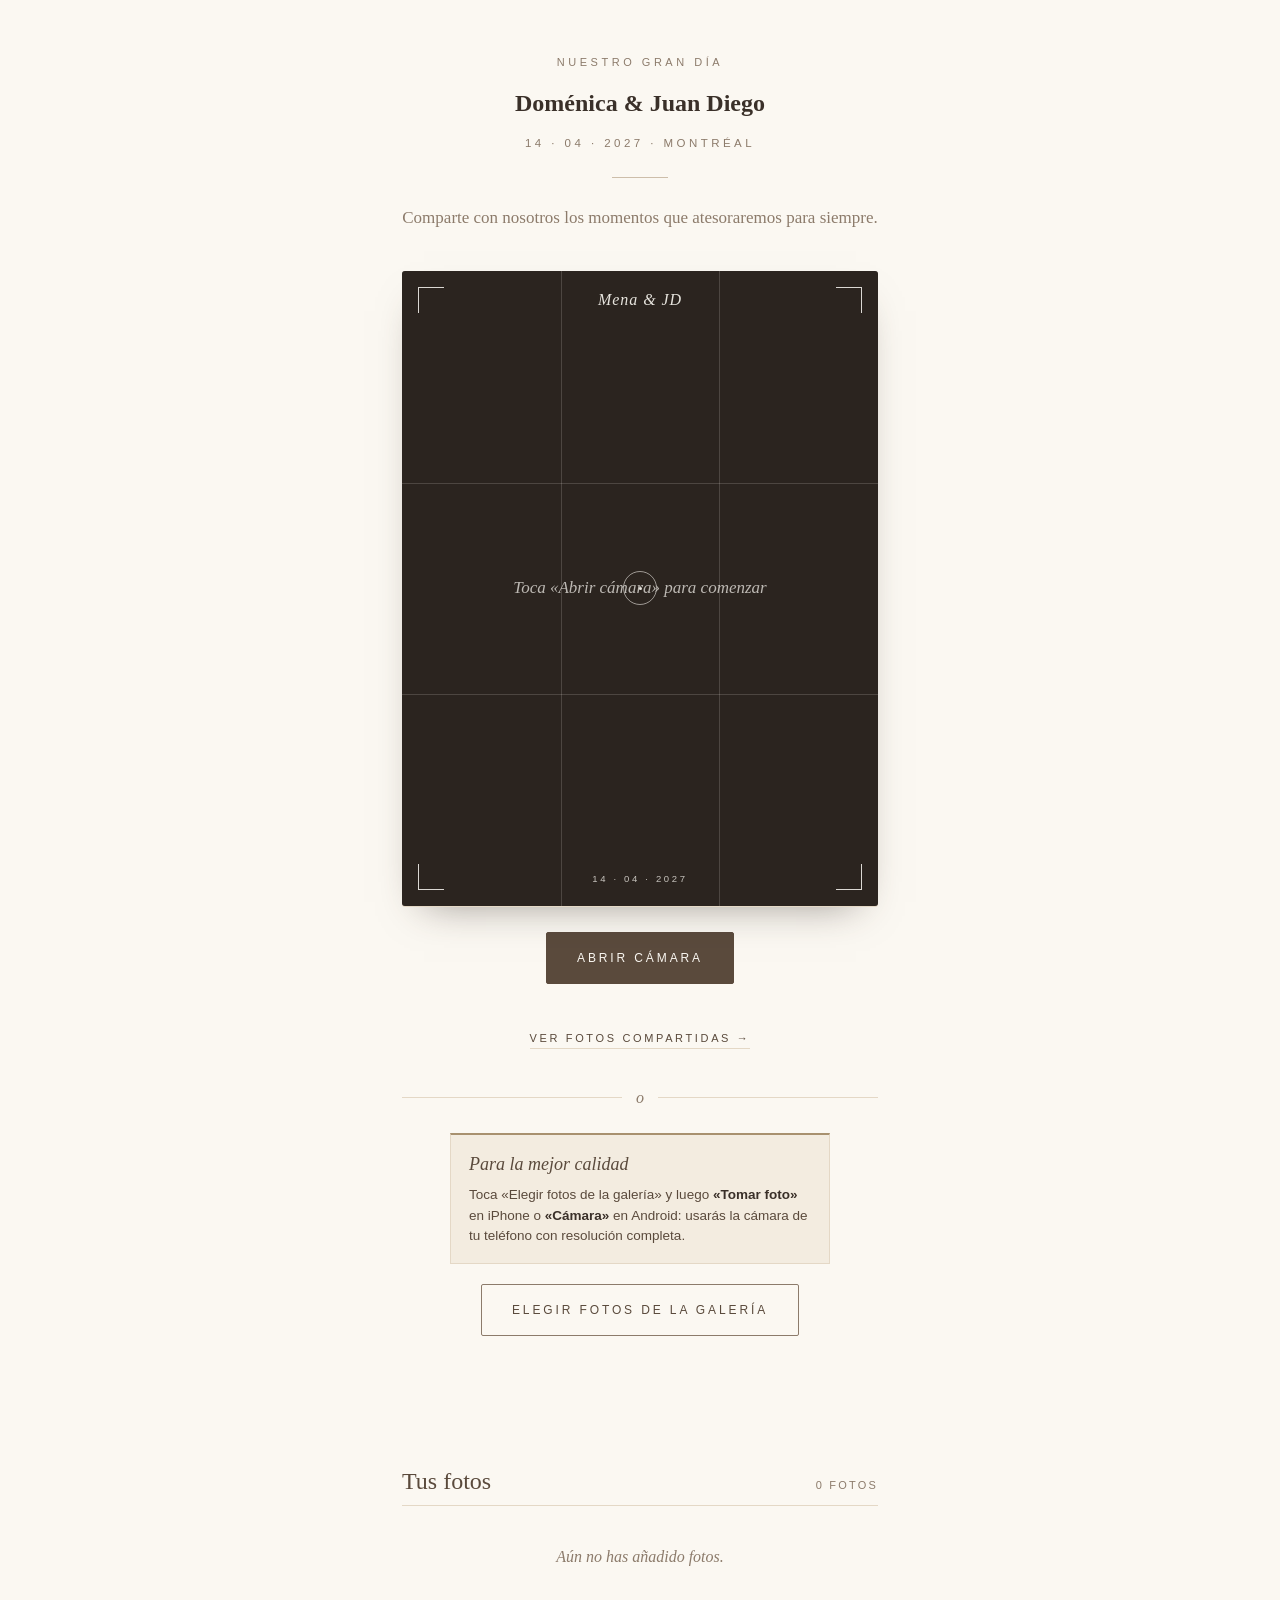
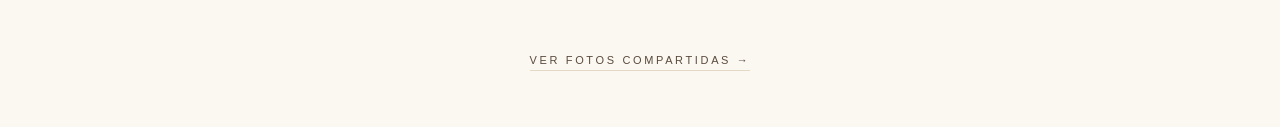
<file: index.html>
<!DOCTYPE html>
<html lang="es">
<head>
  <meta charset="UTF-8">
  <meta name="viewport" content="width=device-width, initial-scale=1, viewport-fit=cover">
  <meta name="robots" content="noindex, nofollow">
  <meta name="theme-color" content="#FBF8F2">
  <title>Doménica &amp; Juan Diego · Nuestro gran día</title>
  <link rel="stylesheet" href="css/styles.css?v=16">
  <link rel="stylesheet" href="css/queue.css?v=16">
</head>
<body>
  <main class="page">
    <ul id="diag-errors" class="status is-error diag-debug" hidden style="list-style:none;padding:0;margin:0 0 24px;text-align:left;"></ul>

    <header class="hero">
      <p class="eyebrow">Nuestro gran día</p>
      <h2>Doménica <span class="amp">&amp;</span> Juan Diego</h2>
      <p class="date">14 · 04 · 2027 · Montréal</p>
      <div class="divider"></div>
      <p class="lead">Comparte con nosotros los momentos que atesoraremos para siempre.</p>
    </header>

    <p class="net-status" id="net-status" role="status" aria-live="polite" hidden></p>

    <section aria-label="Cámara">
      <div class="viewfinder" id="viewfinder" data-state="idle">
        <video id="camera-video" autoplay muted playsinline webkit-playsinline></video>

        <div class="vf-placeholder">
          <p>Toca «Abrir cámara» para comenzar</p>
        </div>

        <div class="vf-overlay" aria-hidden="true">
          <span class="vf-line v1"></span>
          <span class="vf-line v2"></span>
          <span class="vf-line h1"></span>
          <span class="vf-line h2"></span>
          <span class="vf-corner tl"></span>
          <span class="vf-corner tr"></span>
          <span class="vf-corner bl"></span>
          <span class="vf-corner br"></span>
          <span class="vf-center"></span>
          <span class="vf-label top vf-monogram">Mena &amp; JD</span>
          <span class="vf-label res diag-debug" id="vf-res">—</span>
          <span class="vf-label bottom">14 · 04 · 2027</span>
        </div>

        <div class="vf-flash" id="vf-flash"></div>
      </div>

      <div class="controls">
        <button type="button" class="btn btn-primary" id="btn-open">Abrir cámara</button>

        <div class="shutter-row" id="shutter-row" hidden>
          <button type="button" class="btn-ghost" id="btn-close">Cerrar</button>
          <button type="button" class="shutter" id="btn-shutter" aria-label="Tomar fotografía"><span></span></button>
          <button type="button" class="btn-ghost" id="btn-switch">Girar</button>
        </div>
        <p class="status" id="camera-status" role="status" aria-live="polite"></p>
      </div>
    </section>
      <a class="gallery-link" href="gallery.html">Ver fotos compartidas →</a>
    <p class="or">o</p>
    <section class="picker" aria-label="Galería del teléfono">
      <div class="tip">
        <strong>Para la mejor calidad</strong>
        Toca «Elegir fotos de la galería» y luego <em>«Tomar foto»</em> en iPhone o <em>«Cámara»</em> en Android: usarás la cámara de tu teléfono con resolución completa.
      </div>
      <input type="file" id="file-input" class="visually-hidden" accept="image/jpeg,image/png,image/webp" multiple>
      <label for="file-input" class="btn btn-secondary">Elegir fotos de la galería</label>
      <p class="status" id="picker-status" role="status" aria-live="polite"></p>
    </section>

    <section class="picker upload-section" aria-label="Subida">
      <div class="progress" id="progress" role="progressbar" aria-label="Progreso de subida" aria-valuemin="0" aria-valuemax="100" aria-valuenow="0" hidden>
        <div class="progress-bar" id="progress-bar"></div>
      </div>
      <p class="status" id="upload-status" role="status" aria-live="polite"></p>
      <button type="button" class="btn-ghost" id="btn-cancel" hidden>Cancelar subida</button>
      <div>
        <button type="button" class="btn btn-secondary" id="btn-upload" hidden>Reintentar ahora</button>
      </div>
    </section>

    <section class="tray-section" aria-labelledby="tray-title">
      <div class="tray-head">
        <h2 id="tray-title">Tus fotos</h2>
        <span class="tray-count" id="tray-count">0 fotos</span>
      </div>
      <p class="tray-empty" id="tray-empty">Aún no has añadido fotos.</p>
      <ul class="tray" id="tray"></ul>
    </section>

    <div class="footer-link">
      <a class="gallery-link" href="gallery.html">Ver fotos compartidas →</a>
    </div>

    <section class="diag diag-debug" aria-labelledby="diag-title">
      <h2 id="diag-title">Diagnóstico técnico</h2>
      <ul id="diag-list"></ul>
      <p class="small" id="diag-camera">Cámara: todavía no abierta</p>
      <p class="small" id="diag-storage">Almacenamiento: comprobando…</p>
      <h3>Subidas</h3>
      <ul id="diag-uploads"></ul>
      <h3>Archivos analizados</h3>
      <ul id="diag-files"></ul>
      <p class="small" id="diag-ua"></p>
      <p class="small">Versión web: fase-13 · v2</p>
    </section>
  </main>

  <script src="js/diagnostics.js?v=16"></script>
  <script src="js/config.js?v=16"></script>
  <script src="js/api.js?v=16"></script>
  <script src="js/queue.js?v=16"></script>
  <script src="js/camera.js?v=16"></script>
  <script src="js/photos.js?v=16"></script>
</body>
</html>
</file>
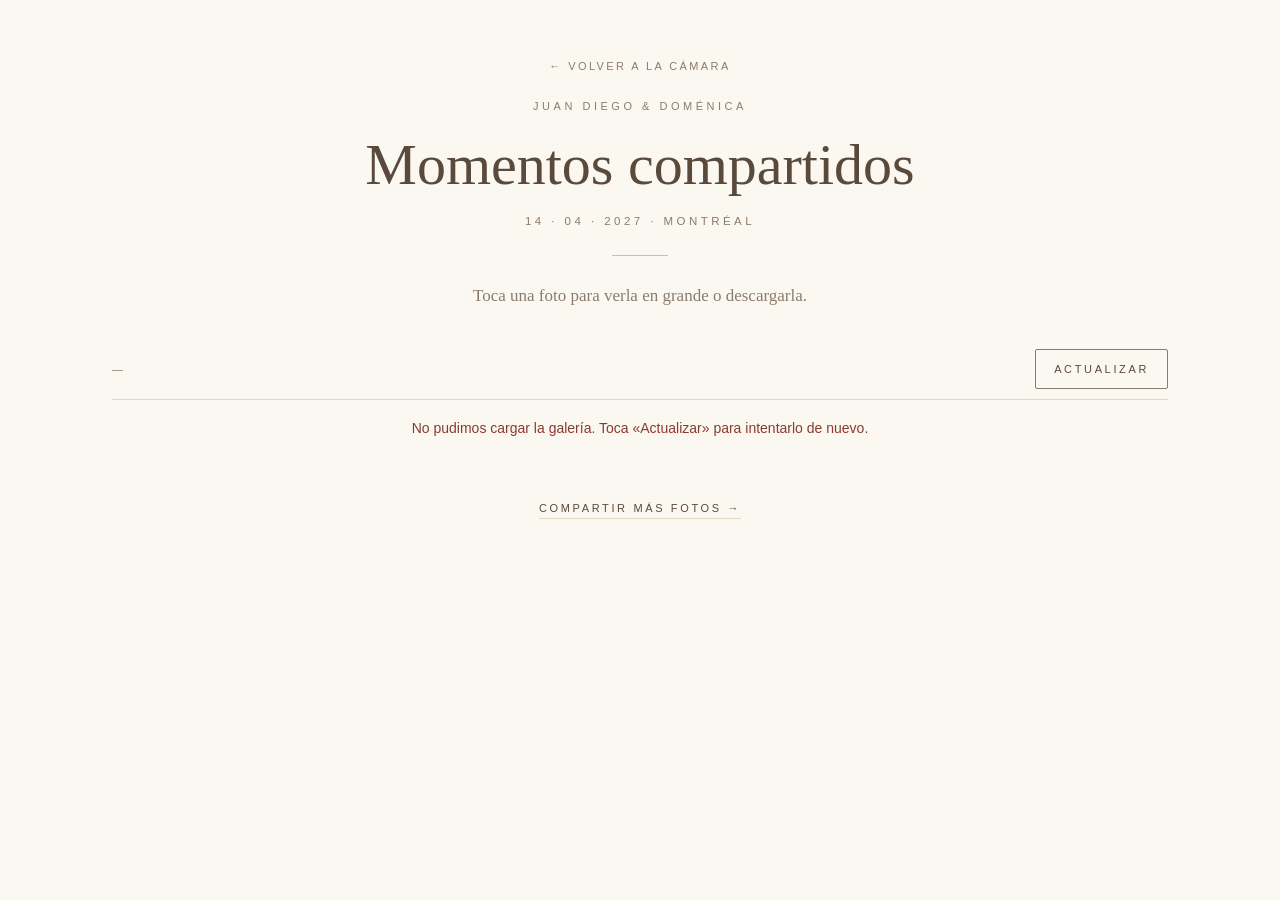
<file: gallery.html>
<!DOCTYPE html>
<html lang="es">
<head>
  <meta charset="UTF-8">
  <meta name="viewport" content="width=device-width, initial-scale=1, viewport-fit=cover">
  <meta name="robots" content="noindex, nofollow">
  <meta name="theme-color" content="#FBF8F2">
  <meta name="referrer" content="no-referrer">
  <title>Galería · Juan Diego &amp; Doménica</title>
  <link rel="stylesheet" href="css/styles.css?v=15">
  <link rel="stylesheet" href="css/gallery.css?v=15">
</head>
<body>
  <main class="page gallery-page">
    <ul id="diag-errors" class="status is-error diag-debug" hidden style="list-style:none;padding:0;margin:0 0 24px;text-align:left;"></ul>

    <a class="g-back" href="index.html">← Volver a la cámara</a>

    <header class="hero">
      <p class="eyebrow">Juan Diego &amp; Doménica</p>
      <h1>Momentos compartidos</h1>
      <p class="date">14 · 04 · 2027 · Montréal</p>
      <div class="divider"></div>
      <p class="lead">Toca una foto para verla en grande o descargarla.</p>
    </header>

    <div class="g-toolbar">
      <span class="g-count" id="g-count">—</span>
      <button type="button" class="btn btn-secondary g-refresh" id="g-refresh">Actualizar</button>
    </div>

    <p class="status" id="g-status" role="status" aria-live="polite"></p>
    <p class="g-empty" id="g-empty" hidden>Todavía no hay fotos. ¡Sé el primero en compartir una!</p>

    <div class="g-grid" id="g-grid"></div>

    <div class="footer-link">
      <a class="gallery-link" href="index.html">Compartir más fotos →</a>
    </div>

    <section class="diag diag-debug" aria-label="Diagnóstico">
      <ul id="diag-list"></ul>
      <p class="small" id="g-diag">—</p>
      <p class="small">Versión web: fase-13 · v1</p>
    </section>
  </main>

  <script src="js/diagnostics.js?v=15"></script>
  <script src="js/config.js?v=15"></script>
  <script src="js/api.js?v=15"></script>
  <script src="js/gallery.js?v=15"></script>
</body>
</html>
</file>
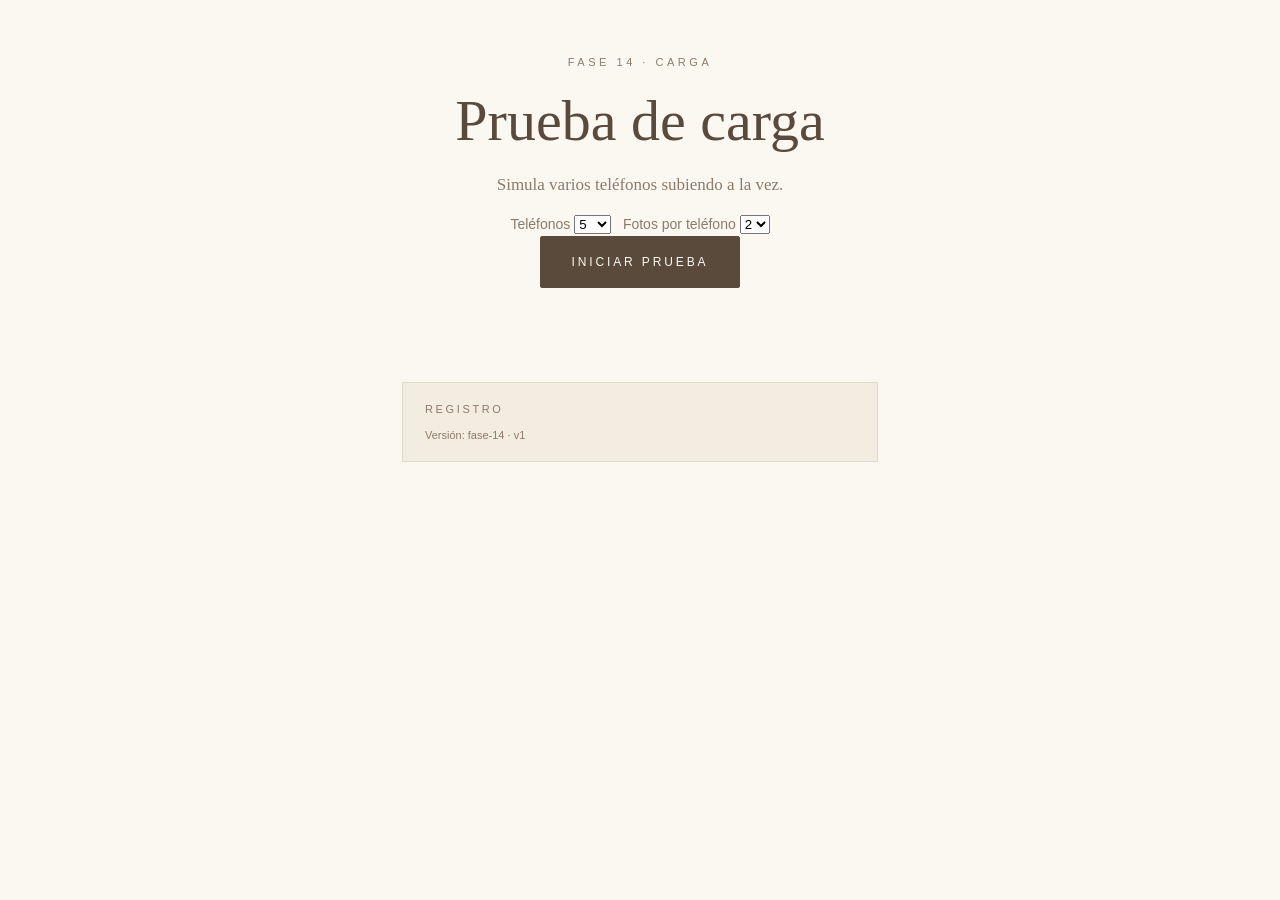
<file: stress.html>
<!DOCTYPE html>
<html lang="es">
<head>
  <meta charset="UTF-8">
  <meta name="viewport" content="width=device-width, initial-scale=1, viewport-fit=cover">
  <meta name="robots" content="noindex, nofollow">
  <title>Prueba de carga</title>
  <link rel="stylesheet" href="css/styles.css?v=17">
</head>
<body>
  <main class="page">
    <p class="eyebrow">Fase 14 · Carga</p>
    <h1>Prueba de carga</h1>
    <p class="lead">Simula varios teléfonos subiendo a la vez.</p>

    <p class="status">
      <label>Teléfonos
        <select id="s-devices">
          <option value="5">5</option>
          <option value="10">10</option>
          <option value="20">20</option>
        </select>
      </label>
      &nbsp;
      <label>Fotos por teléfono
        <select id="s-photos">
          <option value="2">2</option>
          <option value="3">3</option>
        </select>
      </label>
    </p>

    <button type="button" class="btn btn-primary" id="btn-stress">Iniciar prueba</button>
    <p class="status" id="s-summary" role="status" aria-live="polite"></p>

    <section class="diag">
      <h2>Registro</h2>
      <ul id="s-log"></ul>
      <p class="small">Versión: fase-14 · v1</p>
    </section>
  </main>

  <script src="js/config.js?v=17"></script>
  <script src="js/api.js?v=17"></script>
  <script src="js/stress.js?v=17"></script>
</body>
</html>
</file>
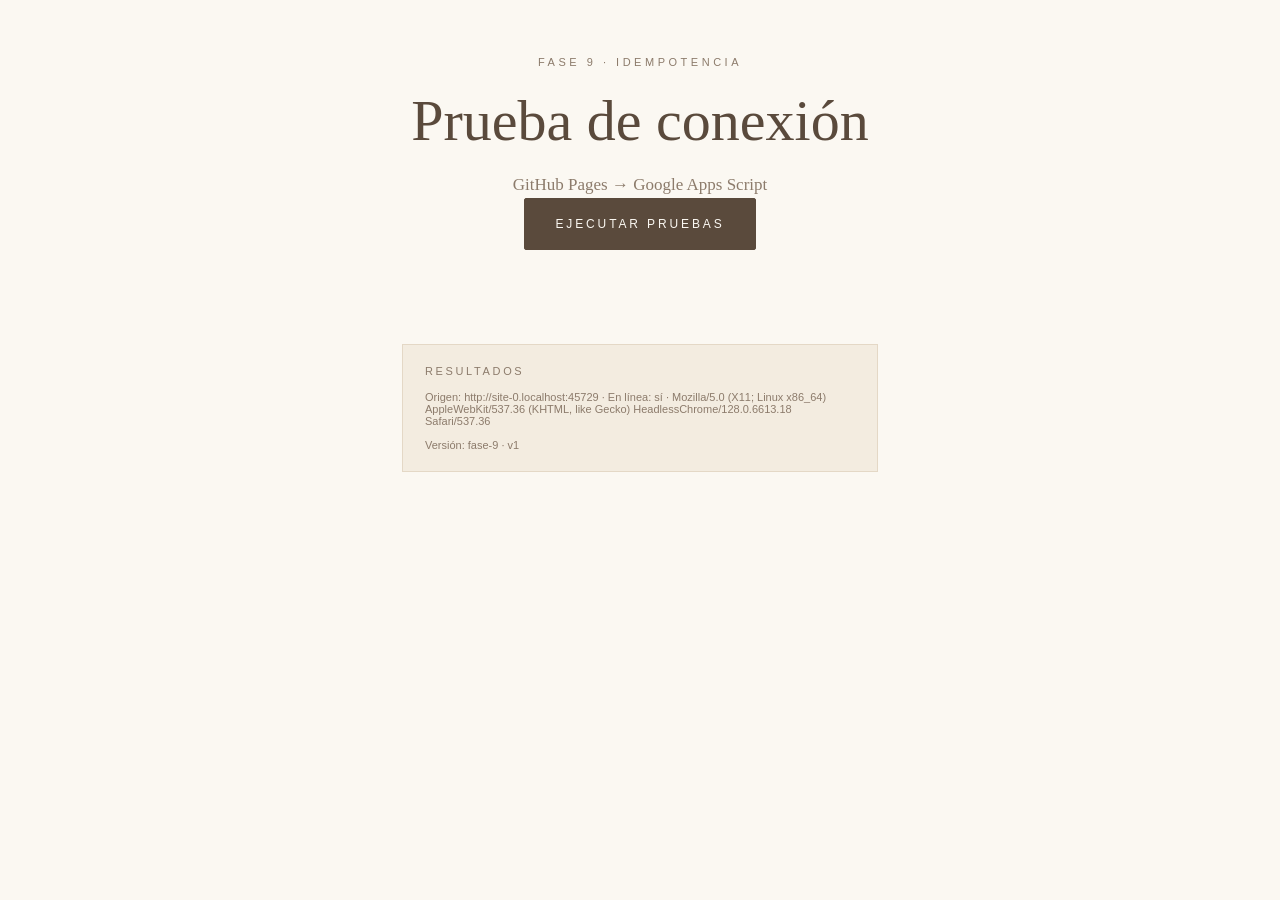
<file: test-api.html>
<!DOCTYPE html>
<html lang="es">
<head>
  <meta charset="UTF-8">
  <meta name="viewport" content="width=device-width, initial-scale=1, viewport-fit=cover">
  <meta name="robots" content="noindex, nofollow">
  <title>Prueba de conexión</title>
  <link rel="stylesheet" href="css/styles.css?v=12">
</head>
<body>
  <main class="page">
    <p class="eyebrow">Fase 9 · Idempotencia</p>
    <h1>Prueba de conexión</h1>
    <p class="lead">GitHub Pages → Google Apps Script</p>

    <button type="button" class="btn btn-primary" id="btn-run">Ejecutar pruebas</button>
    <p class="status" id="summary" role="status" aria-live="polite"></p>

    <section class="diag">
      <h2>Resultados</h2>
      <ul id="results"></ul>
      <p class="small" id="env"></p>
      <p class="small">Versión: fase-9 · v1</p>
    </section>
  </main>

  <script src="js/config.js?v=12"></script>
  <script src="js/api.js?v=12"></script>
  <script src="js/api-test.js?v=12"></script>
</body>
</html>
</file>
<file: css/styles.css>
:root {
  --ivory: #FBF8F2;
  --cream: #F3ECE0;
  --beige: #E4D8C6;
  --taupe: #8C7B6B;
  --earth: #5A4A3C;
  --ink: #3A3029;
  --dark: #2B241F;
  --gold: #A8916F;
  --error: #8A3B2F;
  --serif: "Iowan Old Style", "Palatino Linotype", Palatino, Georgia, serif;
  --sans: -apple-system, BlinkMacSystemFont, "Helvetica Neue", Arial, sans-serif;
}

* { box-sizing: border-box; }
[hidden] { display: none !important; }
html, body { margin: 0; padding: 0; }

body {
  min-height: 100vh;
  background: var(--ivory);
  color: var(--ink);
  font-family: var(--serif);
  -webkit-font-smoothing: antialiased;
  -webkit-tap-highlight-color: transparent;
}

.page {
  width: 100%;
  max-width: 520px;
  margin: 0 auto;
  padding: 56px 22px calc(56px + env(safe-area-inset-bottom));
  text-align: center;
}

.visually-hidden {
  position: absolute !important;
  width: 1px;
  height: 1px;
  padding: 0;
  margin: -1px;
  overflow: hidden;
  clip: rect(0 0 0 0);
  white-space: nowrap;
  border: 0;
}

/* Solo visible con ?debug=1 */
html:not(.is-debug) .diag-debug { display: none !important; }

/* ---------- Encabezado ---------- */
.hero { margin-bottom: 40px; animation: fade-up 0.9s ease-out both; }
@keyframes fade-up {
  from { opacity: 0; transform: translateY(8px); }
  to { opacity: 1; transform: translateY(0); }
}

.eyebrow {
  font-family: var(--sans);
  font-size: 11px;
  letter-spacing: 0.32em;
  text-transform: uppercase;
  color: var(--taupe);
  margin: 0 0 22px;
}
h1 {
  font-weight: 400;
  font-size: clamp(38px, 10.5vw, 58px);
  line-height: 1.08;
  color: var(--earth);
  margin: 0 0 18px;
}
h1 .amp {
  display: block;
  font-style: italic;
  font-size: 0.6em;
  color: var(--gold);
  margin: 2px 0;
}
.date {
  font-family: var(--sans);
  font-size: 11.5px;
  letter-spacing: 0.3em;
  text-transform: uppercase;
  color: var(--taupe);
  margin: 0 0 28px;
}
.tagline { font-style: italic; font-size: 20px; margin: 0; color: var(--ink); }
.divider { width: 56px; height: 1px; background: var(--gold); opacity: 0.55; margin: 26px auto; }
.lead { font-size: 17px; line-height: 1.6; color: var(--taupe); margin: 0; }

.gallery-link {
  display: inline-block;
  font-family: var(--sans);
  font-size: 11px;
  letter-spacing: 0.24em;
  text-transform: uppercase;
  color: var(--earth);
  text-decoration: none;
  border-bottom: 1px solid var(--beige);
  padding: 10px 0 4px;
}
.gallery-link:active { color: var(--ink); border-color: var(--taupe); }
.hero .gallery-link { margin-top: 26px; }
.footer-link { margin-top: 52px; }

/* ---------- Visor ---------- */
.viewfinder {
  position: relative;
  width: 100%;
  aspect-ratio: 3 / 4;
  max-height: 72vh;
  margin: 0 auto;
  background: var(--dark);
  overflow: hidden;
  border-radius: 3px;
  box-shadow: 0 1px 0 var(--beige), 0 18px 40px -22px rgba(58, 48, 41, 0.55);
}

.viewfinder video {
  position: absolute;
  inset: 0;
  width: 100%;
  height: 100%;
  object-fit: cover;
  opacity: 0;
  transition: opacity 0.5s ease;
  background: var(--dark);
}
.viewfinder[data-state="live"] video { opacity: 1; }
.viewfinder.is-mirrored video { transform: scaleX(-1); }

.vf-placeholder {
  position: absolute;
  inset: 0;
  display: flex;
  align-items: center;
  justify-content: center;
  padding: 40px;
  color: rgba(251, 248, 242, 0.7);
  font-style: italic;
  font-size: 17px;
  transition: opacity 0.4s ease;
}
.vf-placeholder p { margin: 0; }
.viewfinder[data-state="live"] .vf-placeholder { opacity: 0; pointer-events: none; }

/* Superposición: solo visual, nunca se graba en la foto */
.vf-overlay {
  position: absolute;
  inset: 0;
  pointer-events: none;
  background: radial-gradient(ellipse at center, transparent 55%, rgba(43, 36, 31, 0.35) 100%);
}

.vf-corner {
  position: absolute;
  width: 26px;
  height: 26px;
  border-color: rgba(251, 248, 242, 0.85);
  border-style: solid;
  border-width: 0;
}
.vf-corner.tl { top: 16px; left: 16px; border-top-width: 1.5px; border-left-width: 1.5px; }
.vf-corner.tr { top: 16px; right: 16px; border-top-width: 1.5px; border-right-width: 1.5px; }
.vf-corner.bl { bottom: 16px; left: 16px; border-bottom-width: 1.5px; border-left-width: 1.5px; }
.vf-corner.br { bottom: 16px; right: 16px; border-bottom-width: 1.5px; border-right-width: 1.5px; }

.vf-line { position: absolute; background: rgba(251, 248, 242, 0.16); }
.vf-line.v1 { top: 0; bottom: 0; left: 33.333%; width: 1px; }
.vf-line.v2 { top: 0; bottom: 0; left: 66.666%; width: 1px; }
.vf-line.h1 { left: 0; right: 0; top: 33.333%; height: 1px; }
.vf-line.h2 { left: 0; right: 0; top: 66.666%; height: 1px; }

.vf-center {
  position: absolute;
  top: 50%;
  left: 50%;
  width: 34px;
  height: 34px;
  margin: -17px 0 0 -17px;
  border: 1px solid rgba(251, 248, 242, 0.55);
  border-radius: 50%;
}
.vf-center::after {
  content: "";
  position: absolute;
  top: 50%;
  left: 50%;
  width: 3px;
  height: 3px;
  margin: -1.5px 0 0 -1.5px;
  background: rgba(251, 248, 242, 0.9);
  border-radius: 50%;
}

.vf-label {
  position: absolute;
  left: 0;
  right: 0;
  text-align: center;
  font-family: var(--sans);
  font-size: 9.5px;
  letter-spacing: 0.28em;
  text-transform: uppercase;
  color: rgba(251, 248, 242, 0.75);
}
.vf-label.top { top: 20px; }
.vf-label.bottom { bottom: 22px; }
.vf-label.res { bottom: 40px; }
.vf-monogram {
  font-family: var(--serif);
  font-style: italic;
  font-size: 16px;
  letter-spacing: 0.06em;
  text-transform: none;
  color: rgba(251, 248, 242, 0.9);
}

.vf-flash {
  position: absolute;
  inset: 0;
  background: var(--ivory);
  opacity: 0;
  pointer-events: none;
}
.vf-flash.is-active { animation: vf-flash 0.38s ease-out; }
@keyframes vf-flash {
  0% { opacity: 0; }
  15% { opacity: 0.75; }
  100% { opacity: 0; }
}

/* ---------- Controles ---------- */
.controls { margin-top: 26px; }

.btn {
  display: inline-flex;
  align-items: center;
  justify-content: center;
  font-family: var(--sans);
  font-size: 12px;
  letter-spacing: 0.24em;
  text-transform: uppercase;
  min-height: 52px;
  padding: 0 30px;
  border-radius: 2px;
  cursor: pointer;
  transition: background 0.25s ease, opacity 0.25s ease;
  -webkit-user-select: none;
  user-select: none;
}
.btn-primary { background: var(--earth); color: var(--ivory); border: 1px solid var(--earth); }
.btn-primary:active { background: var(--ink); }
.btn-secondary { background: transparent; color: var(--earth); border: 1px solid var(--taupe); }
.btn-secondary:active { background: var(--cream); }
.btn:disabled { opacity: 0.5; cursor: default; }

.shutter-row {
  display: flex;
  align-items: center;
  justify-content: space-between;
  max-width: 320px;
  margin: 0 auto;
}

.btn-ghost {
  font-family: var(--sans);
  font-size: 11px;
  letter-spacing: 0.22em;
  text-transform: uppercase;
  color: var(--taupe);
  background: none;
  border: none;
  min-width: 72px;
  min-height: 48px;
  cursor: pointer;
}

.shutter {
  width: 76px;
  height: 76px;
  border-radius: 50%;
  border: 1.5px solid var(--gold);
  background: var(--ivory);
  padding: 0;
  display: flex;
  align-items: center;
  justify-content: center;
  cursor: pointer;
}
.shutter span {
  display: block;
  width: 58px;
  height: 58px;
  border-radius: 50%;
  background: var(--earth);
  transition: transform 0.15s ease;
}
.shutter:active span { transform: scale(0.9); }
.shutter:disabled { opacity: 0.6; }

button:focus-visible, .btn:focus-visible, a:focus-visible { outline: 2px solid var(--taupe); outline-offset: 3px; }
input[type="file"]:focus-visible + label { outline: 2px solid var(--taupe); outline-offset: 3px; }

.status {
  min-height: 22px;
  margin: 16px 0 0;
  font-family: var(--sans);
  font-size: 14px;
  line-height: 1.5;
  color: var(--taupe);
}
.status.is-error { color: var(--error); }

/* ---------- Separador y consejo de calidad ---------- */
.or {
  display: flex;
  align-items: center;
  gap: 14px;
  margin: 40px 0 26px;
  font-style: italic;
  color: var(--taupe);
  font-size: 16px;
}
.or::before, .or::after { content: ""; flex: 1; height: 1px; background: var(--beige); }

.picker { margin-top: 0; }

.tip {
  max-width: 380px;
  margin: 0 auto 20px;
  padding: 16px 18px;
  background: var(--cream);
  border: 1px solid var(--beige);
  border-top: 2px solid var(--gold);
  font-family: var(--sans);
  font-size: 13.5px;
  line-height: 1.55;
  color: var(--earth);
  text-align: left;
}
.tip strong {
  display: block;
  font-family: var(--serif);
  font-weight: 400;
  font-style: italic;
  font-size: 18px;
  color: var(--earth);
  margin-bottom: 6px;
}
.tip em { font-style: normal; font-weight: 600; color: var(--ink); }

/* ---------- Bandeja de fotos ---------- */
.tray-section { margin-top: 44px; text-align: left; }
.tray-head {
  display: flex;
  align-items: baseline;
  justify-content: space-between;
  border-bottom: 1px solid var(--beige);
  padding-bottom: 10px;
  margin-bottom: 16px;
}
.tray-head h2 { font-weight: 400; font-size: 24px; color: var(--earth); margin: 0; }
.tray-count {
  font-family: var(--sans);
  font-size: 11px;
  letter-spacing: 0.2em;
  text-transform: uppercase;
  color: var(--taupe);
}
.tray-empty {
  font-style: italic;
  color: var(--taupe);
  text-align: center;
  padding: 26px 0;
  margin: 0;
}

.tray {
  list-style: none;
  margin: 0;
  padding: 0;
  display: grid;
  grid-template-columns: repeat(3, 1fr);
  gap: 8px;
}
.thumb {
  position: relative;
  aspect-ratio: 1 / 1;
  background: var(--cream);
  overflow: hidden;
  border-radius: 2px;
  animation: thumb-in 0.35s ease-out;
}
@keyframes thumb-in {
  from { opacity: 0; transform: scale(0.96); }
  to { opacity: 1; transform: scale(1); }
}
.thumb img { width: 100%; height: 100%; object-fit: cover; display: block; }
.thumb-meta {
  position: absolute;
  left: 0;
  right: 0;
  bottom: 0;
  padding: 16px 6px 5px;
  background: linear-gradient(transparent, rgba(43, 36, 31, 0.6));
  color: var(--ivory);
  font-family: var(--sans);
  font-size: 10px;
  letter-spacing: 0.05em;
}
.thumb-remove {
  position: absolute;
  top: 4px;
  right: 4px;
  width: 32px;
  height: 32px;
  border-radius: 50%;
  border: none;
  background: rgba(251, 248, 242, 0.92);
  color: var(--earth);
  font-size: 18px;
  line-height: 32px;
  padding: 0;
  cursor: pointer;
}

/* ---------- Diagnóstico (solo ?debug=1) ---------- */
.diag {
  margin-top: 56px;
  text-align: left;
  background: var(--cream);
  border: 1px solid var(--beige);
  padding: 20px 22px;
  font-family: var(--sans);
  font-size: 13px;
  color: var(--earth);
}
.diag h2 {
  font-size: 11px;
  letter-spacing: 0.24em;
  text-transform: uppercase;
  font-weight: 500;
  color: var(--taupe);
  margin: 0 0 14px;
}
.diag h3 {
  font-size: 10.5px;
  letter-spacing: 0.2em;
  text-transform: uppercase;
  font-weight: 500;
  color: var(--taupe);
  margin: 18px 0 8px;
}
.diag ul { list-style: none; margin: 0; padding: 0; }
.diag li { display: flex; gap: 10px; padding: 6px 0; border-bottom: 1px solid var(--beige); word-break: break-word; }
.diag li:last-child { border-bottom: none; }
.diag .small { margin: 12px 0 0; font-size: 11px; color: var(--taupe); word-break: break-word; }

@media (prefers-reduced-motion: reduce) {
  *, *::before, *::after { animation: none !important; transition: none !important; }
}
</file>
<file: css/queue.css>
.net-status {
  margin: 0 0 24px;
  padding: 12px 16px;
  background: var(--cream);
  border: 1px solid var(--beige);
  border-left: 3px solid var(--taupe);
  font-family: var(--sans);
  font-size: 13.5px;
  line-height: 1.5;
  color: var(--earth);
  text-align: left;
}

.upload-section { margin-top: 28px; }

.progress {
  width: 100%;
  max-width: 340px;
  height: 3px;
  margin: 0 auto 12px;
  background: var(--beige);
  border-radius: 2px;
  overflow: hidden;
}
.progress-bar {
  height: 100%;
  width: 0;
  background: var(--earth);
  transition: width 0.3s ease;
}

.thumb.is-uploading img { opacity: 0.75; }
.thumb.is-error { outline: 1.5px solid var(--error); outline-offset: -1.5px; }

.thumb-retry {
  position: absolute;
  top: 4px;
  left: 4px;
  width: 32px;
  height: 32px;
  border-radius: 50%;
  border: none;
  background: rgba(251, 248, 242, 0.92);
  color: var(--error);
  font-size: 16px;
  line-height: 32px;
  padding: 0;
  cursor: pointer;
}

.thumb-remove:disabled { opacity: 0; pointer-events: none; }

#btn-upload { margin-top: 6px; }
</file>
<file: css/gallery.css>
.gallery-page { max-width: 1100px; }

.g-back {
  display: inline-block;
  margin-bottom: 28px;
  font-family: var(--sans);
  font-size: 11px;
  letter-spacing: 0.22em;
  text-transform: uppercase;
  color: var(--taupe);
  text-decoration: none;
}

.g-toolbar {
  display: flex;
  align-items: center;
  justify-content: space-between;
  gap: 12px;
  border-bottom: 1px solid var(--beige);
  padding-bottom: 10px;
  margin: 8px 0 18px;
}

.g-count {
  font-family: var(--sans);
  font-size: 11px;
  letter-spacing: 0.2em;
  text-transform: uppercase;
  color: var(--taupe);
}

.g-refresh { min-height: 40px; padding: 0 18px; font-size: 11px; }

.g-empty {
  font-style: italic;
  color: var(--taupe);
  padding: 40px 0;
  margin: 0;
}

.g-grid {
  column-count: 2;
  column-gap: 8px;
  text-align: left;
}
@media (min-width: 700px) { .g-grid { column-count: 3; column-gap: 12px; } }
@media (min-width: 1000px) { .g-grid { column-count: 4; } }

.g-item {
  display: block;
  break-inside: avoid;
  -webkit-column-break-inside: avoid;
  page-break-inside: avoid;
  margin: 0 0 8px;
  min-height: 140px;
  background: var(--cream);
  border-radius: 2px;
  overflow: hidden;
}
@media (min-width: 700px) { .g-item { margin-bottom: 12px; } }

.g-item img {
  display: block;
  width: 100%;
  height: auto;
  opacity: 0;
  transition: opacity 0.6s ease;
}
.g-item.is-loaded { min-height: 0; }
.g-item.is-loaded img { opacity: 1; }
.g-item.is-broken { display: none; }
.g-item:focus-visible { outline: 2px solid var(--taupe); outline-offset: 2px; }
</file>
